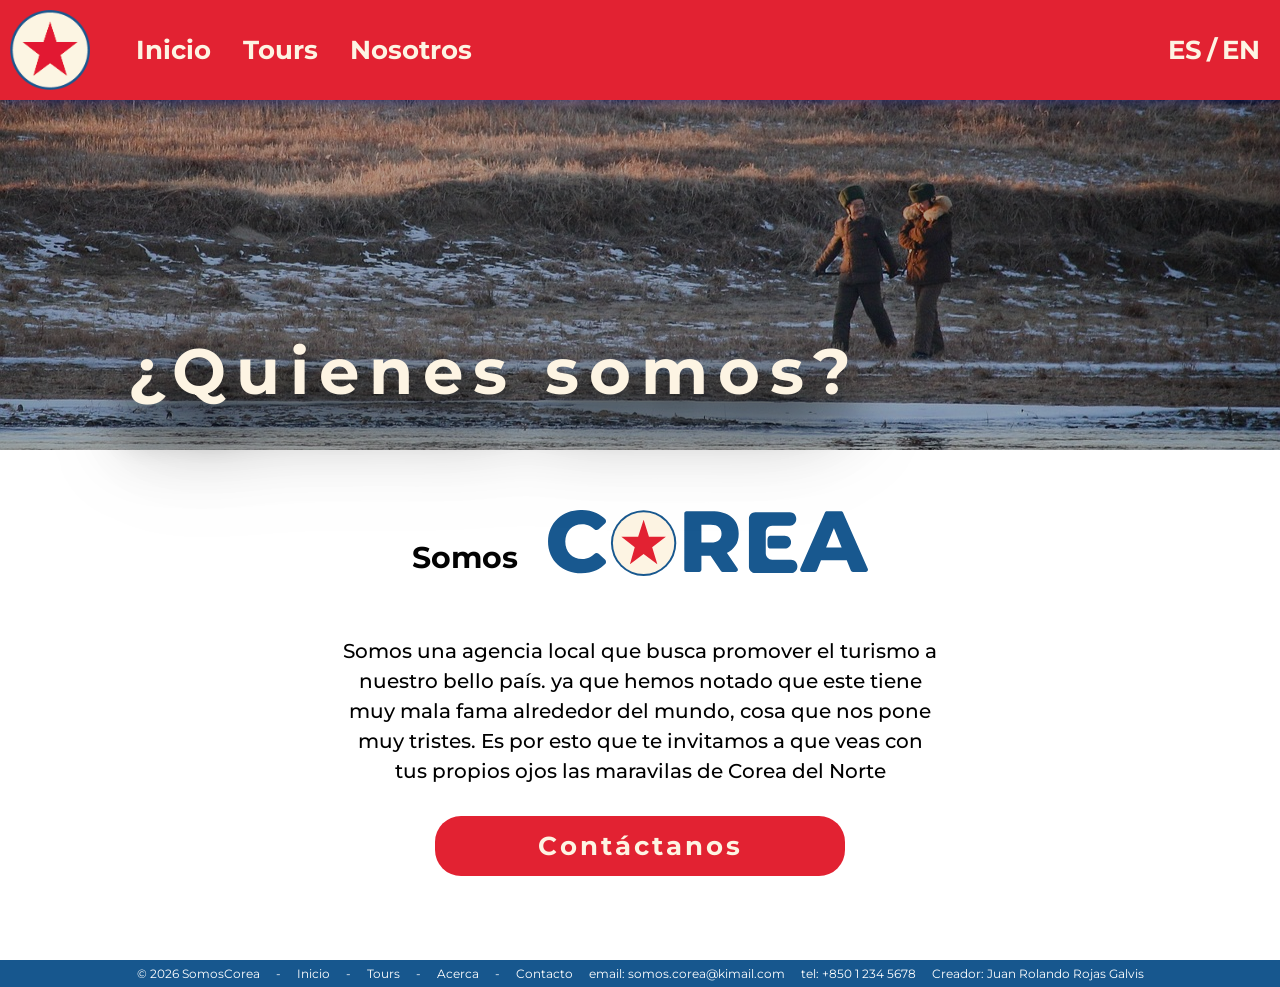
<file: acerca.html>
<!DOCTYPE html>
<html lang="es">
<head>
    <meta charset="UTF-8">
    <meta name="viewport" content="width=device-width, initial-scale=1.0">
    <title>Visita Corea del Norte</title>
    <link rel="stylesheet" href="css/styles.css">
</head>
<body>
    <header>
        <nav class="navbar">
            <div class="navdiv">
                <div class="logo">
                    <a href="index.html">
                        <img src="images/logo.png" alt="logo corea" class="logo-img">
                    </a>
                </div>
                <button class="hamburguesa" id="hamburguesa" aria-label="Abrir menú">
                    <span></span>
                    <span></span>
                    <span></span>
                </button>
                <div class="menu">
                    <ul>
                        <li><a href="index.html">Inicio</a></li>
                        <li><a href="tours.html">Tours</a></li>
                        <li class="nav-dropdown">
                            <a href="#">Nosotros</a>
                            <ul class="dropdown-menu">
                                <li><a href="acerca.html">Acerca</a></li>
                                <li><a href="contactanos.html">Contáctanos</a></li>
                            </ul>
                        </li>        
                    </ul>
                    <div class="idiomas-cel"> 
                        <a href="#">ES</a>
                        <span>/</span>
                        <a href="#">EN</a>
                    </div>
                </div>
                <div class="nav-right">
                    <div class="idiomas">
                        <ul>
                            <li><a href="#">ES</a></li>
                            <li><a href="#">/</a></li>
                            <li><a href="#">EN</a></li>
                        </ul>
                    </div>
                </div>
            </div>
        </nav>
    </header>
    <section class="acerca-hero">
        <h1 class="acerca">¿Quienes somos?</h1>

    </section>
    <main class="acerca-content">
        <section class="somos-corea">
            <h2>Somos</h2>
            <img src="images/corea-logo.svg" alt="corea logo">
        </section>
        <article class="somos-corea-parrafo">
            <p>Somos una agencia local que busca promover el turismo a nuestro bello país. ya que hemos notado que este tiene muy mala fama alrededor del mundo, cosa que nos pone muy tristes. Es por esto que te invitamos a que veas con tus propios ojos las maravilas de Corea del Norte
                
            </p>
        </article>
        <div class="explorar">
            <a href="contactanos.html" class="explorar-boton">Contáctanos</a>
        </div>
    </main>

     <footer class="pie-de-pagina">
        <p><span>© 2026 SomosCorea</span> -  <a href="index.html">Inicio</a> - <a href="tours.html">Tours</a> - <a href="acerca.html">Acerca</a> - <a href="contacto.html">Contacto</a> <span>email: somos.corea@kimail.com</span><span>tel: +850 1 234 5678</span><span>Creador: Juan Rolando Rojas Galvis</span></p>
    
    </footer>
    <div class="overlay" id="overlay"></div>
    <script src="javascript/main.js"></script>

</body>
</html>
</file>
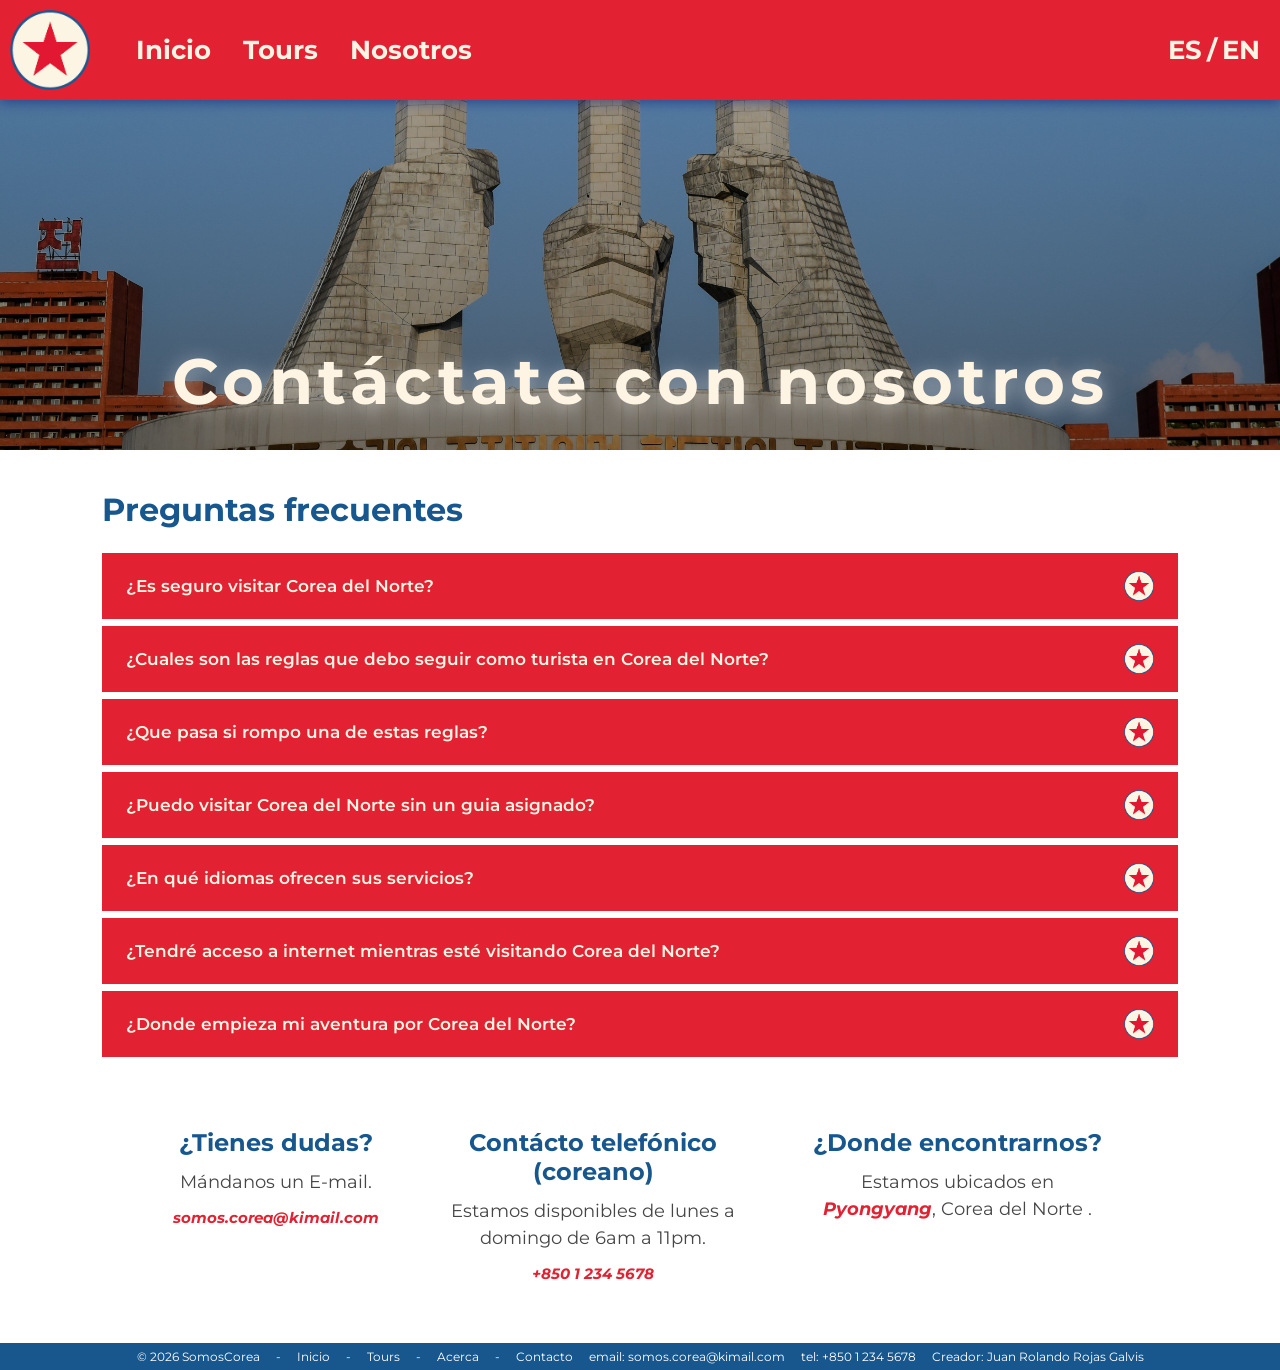
<file: contactanos.html>
<!DOCTYPE html>
<html lang="es">
<head>
    <meta charset="UTF-8">
    <meta name="viewport" content="width=device-width, initial-scale=1.0">
    <title>Visita Corea del Norte</title>
    <link rel="stylesheet" href="css/styles.css">
</head>
<body>
    <header>
        <nav class="navbar">
            <div class="navdiv">
                <div class="logo">
                    <a href="index.html">
                        <img src="images/logo.png" alt="logo corea" class="logo-img">
                    </a>
                </div>
                <button class="hamburguesa" id="hamburguesa" aria-label="Abrir menú">
                    <span></span>
                    <span></span>
                    <span></span>
                </button>
                <div class="menu">
                    <ul>
                        <li><a href="index.html">Inicio</a></li>
                        <li><a href="tours.html">Tours</a></li>
                        <li class="nav-dropdown">
                            <a href="#">Nosotros</a>
                            <ul class="dropdown-menu">
                                <li><a href="acerca.html">Acerca</a></li>
                                <li><a href="contactanos.html">Contáctanos</a></li>
                            </ul>
                        </li>        
                    </ul>
                    <div class="idiomas-cel"> 
                        <a href="#">ES</a>
                        <span>/</span>
                        <a href="#">EN</a>
                    </div>
                </div>
                <div class="nav-right">
                    <div class="idiomas">
                        <ul>
                            <li><a href="#">ES</a></li>
                            <li><a href="#">/</a></li>
                            <li><a href="#">EN</a></li>
                        </ul>
                    </div>
                </div>
            </div>
        </nav>
    </header> 
    <section class="contactanos-hero">
        <h1 class="contactanos">Contáctate con nosotros</h1>
    </section>

    <main class="contactanos-content">
        <section class="acordeon-wrap">
            <h2 class="acordeon-titulo">Preguntas frecuentes</h2>

            <div class="acordeon">
                <button class="acordeon-btn">¿Es seguro visitar Corea del Norte?</button>
                <div class="acordeon-contenido">
                    <p>Sí. Siempre y cuando no se rompan las reglas ni se le falte el respeto a la identidad del país.</p>
                </div>
            </div>

            <div class="acordeon">
                <button class="acordeon-btn">¿Cuales son las reglas que debo seguir como turista en Corea del Norte?</button>
                <div class="acordeon-contenido">
                    <p>No alejarse del guia - Ser respetuoso ante monumentos a la dinastía Kim - Solo tomar fotos cuando sea indicado - NO interactuar con ciudadanos norcoreanos - Los dispositivos electrónicos serán requisados e inspeccionados.</p>
                </div>
            </div>

            <div class="acordeon">
                <button class="acordeon-btn">¿Que pasa si rompo una de estas reglas?</button>
                <div class="acordeon-contenido">
                    <p>Se harán advertencias y llamados de atención, si no se corrije el comportamiento, el individuo pasará por un proceso extenso para ser evacuado de la república Norcoreana, vetando su reingreso indefinidamente.</p>
                </div>
            </div>

            <div class="acordeon">
                <button class="acordeon-btn">¿Puedo visitar Corea del Norte sin un guia asignado?</button>
                <div class="acordeon-contenido">
                    <p>No.</p>
                </div>
            </div>

            <div class="acordeon">
                <button class="acordeon-btn">¿En qué idiomas ofrecen sus servicios?</button>
                <div class="acordeon-contenido">
                    <p>Ofrecemos tours con guías en español, inglés y coreano</p>
                </div>
            </div>

            <div class="acordeon">
                <button class="acordeon-btn">¿Tendré acceso a internet mientras esté visitando Corea del Norte?</button>
                <div class="acordeon-contenido">
                    <p>No. El acceso a internet está restringido, es posible la adquisición de una tarjeta SIM local para llamadas internacionales. Es importante saber que cualquier contacto internacional está siendo monitoreado por la república Norcoreana</p>
                </div>
            </div>

            <div class="acordeon">
                <button class="acordeon-btn">¿Donde empieza mi aventura por Corea del Norte?</button>
                <div class="acordeon-contenido">
                    <p>El tour parte desde Beijing, China. Se toma el trén internacional para entrar por la frontera, Dandong. Para más infomación sobre el tour, contáctese con nosotros. </p>
                </div>
            </div>
        </section>
        <section class="contacto">
            <div class="contacto-info">
                <h2>¿Tienes dudas?</h2>
                <p>Mándanos un E-mail.</p>
                <address>
                    <span class="contacto-email">somos.corea@kimail.com</span>
                </address>
            </div>

            <div class="contacto-info">
                <h2>Contácto telefónico (coreano)</h2>
                <p>Estamos disponibles de lunes a domingo de 6am a 11pm.</p>
                <address>
                    <span class="contacto-tel">+850 1 234 5678</span>
                </address>
            </div>

            <div class="contacto-info">
                <h2>¿Donde encontrarnos?</h2>
                <address>
                    <p>Estamos ubicados en <span class="pyongyang-highlight">Pyongyang</span>, Corea del Norte .</p>
                </address>
            </div>
        </section>
    </main>
    <footer class="pie-de-pagina">
        <p><span>© 2026 SomosCorea</span> -  <a href="index.html">Inicio</a> - <a href="tours.html">Tours</a> - <a href="acerca.html">Acerca</a> - <a href="contactanos.html">Contacto</a> <span>email: somos.corea@kimail.com</span><span>tel: +850 1 234 5678</span><span>Creador: Juan Rolando Rojas Galvis</span></p>
    
    </footer>
    <div class="overlay" id="overlay"></div>
    <script src="javascript/main.js"></script>

</body>
</html>
</file>
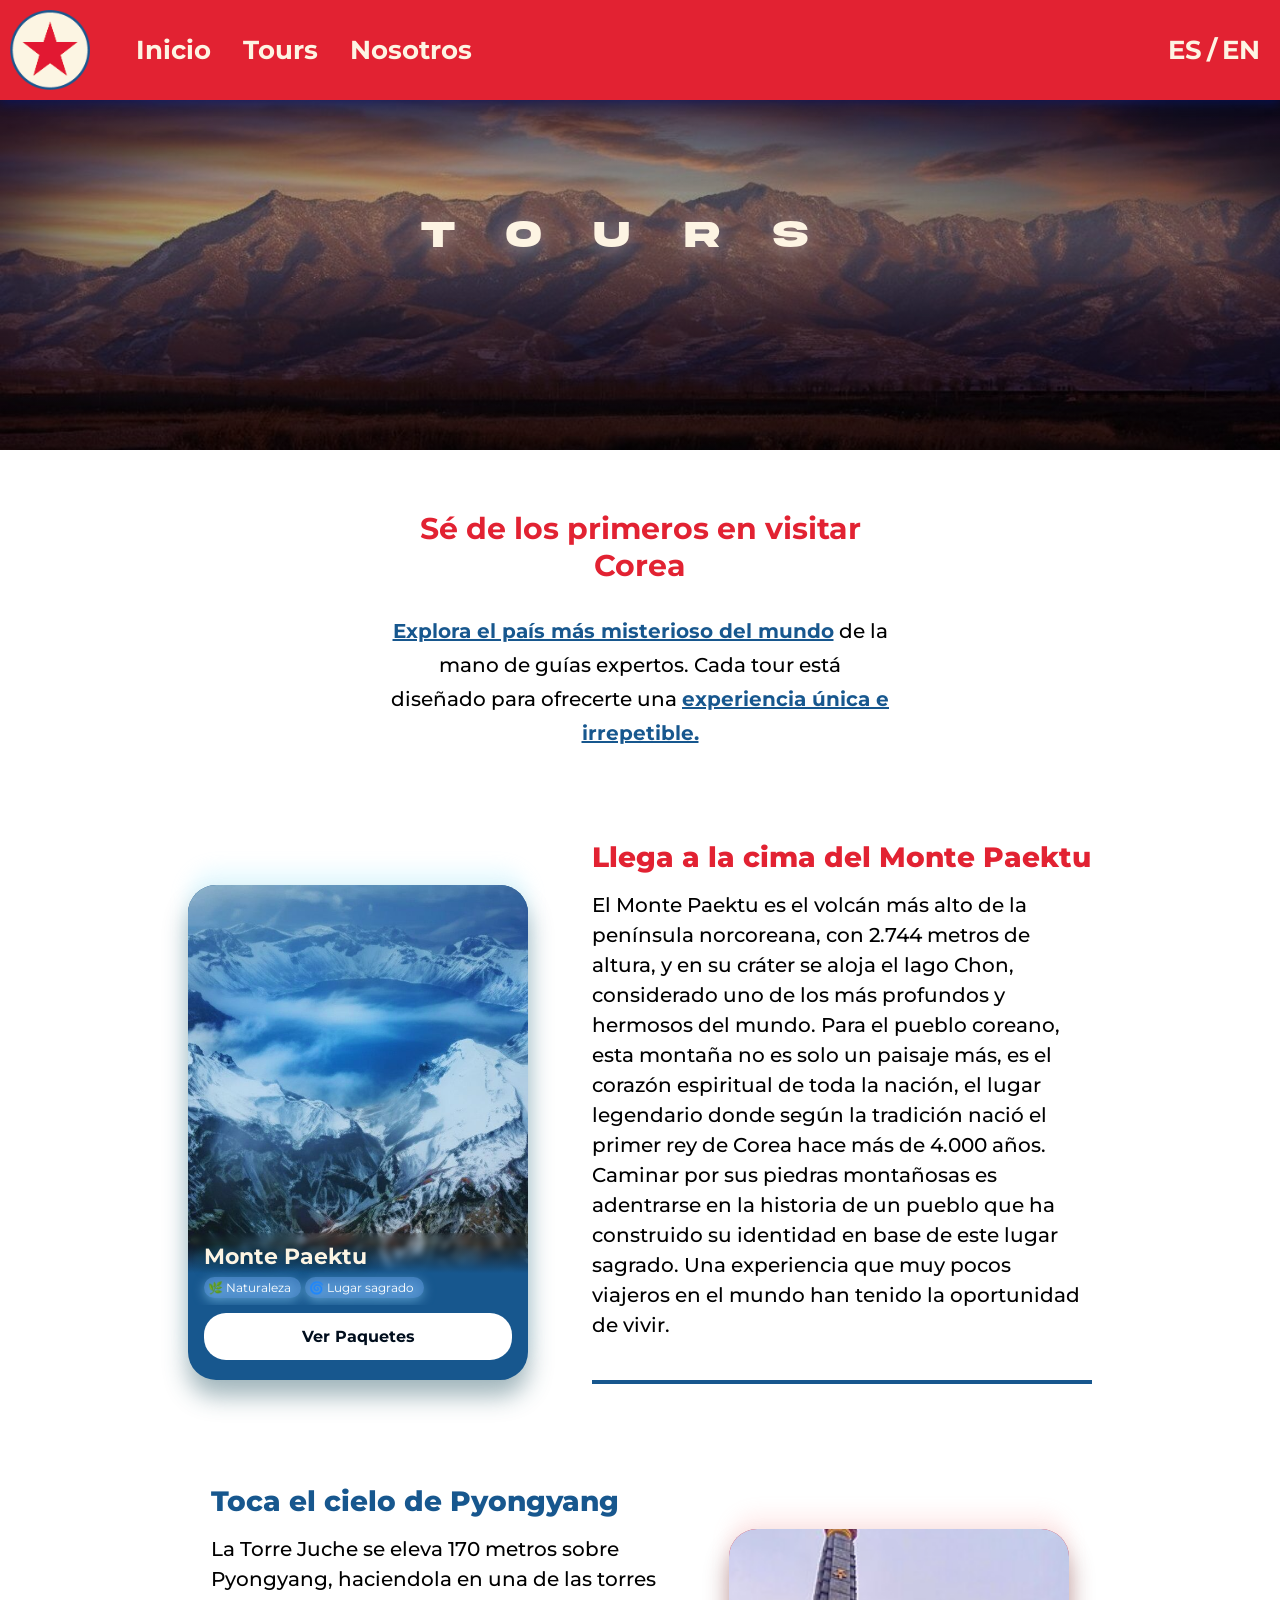
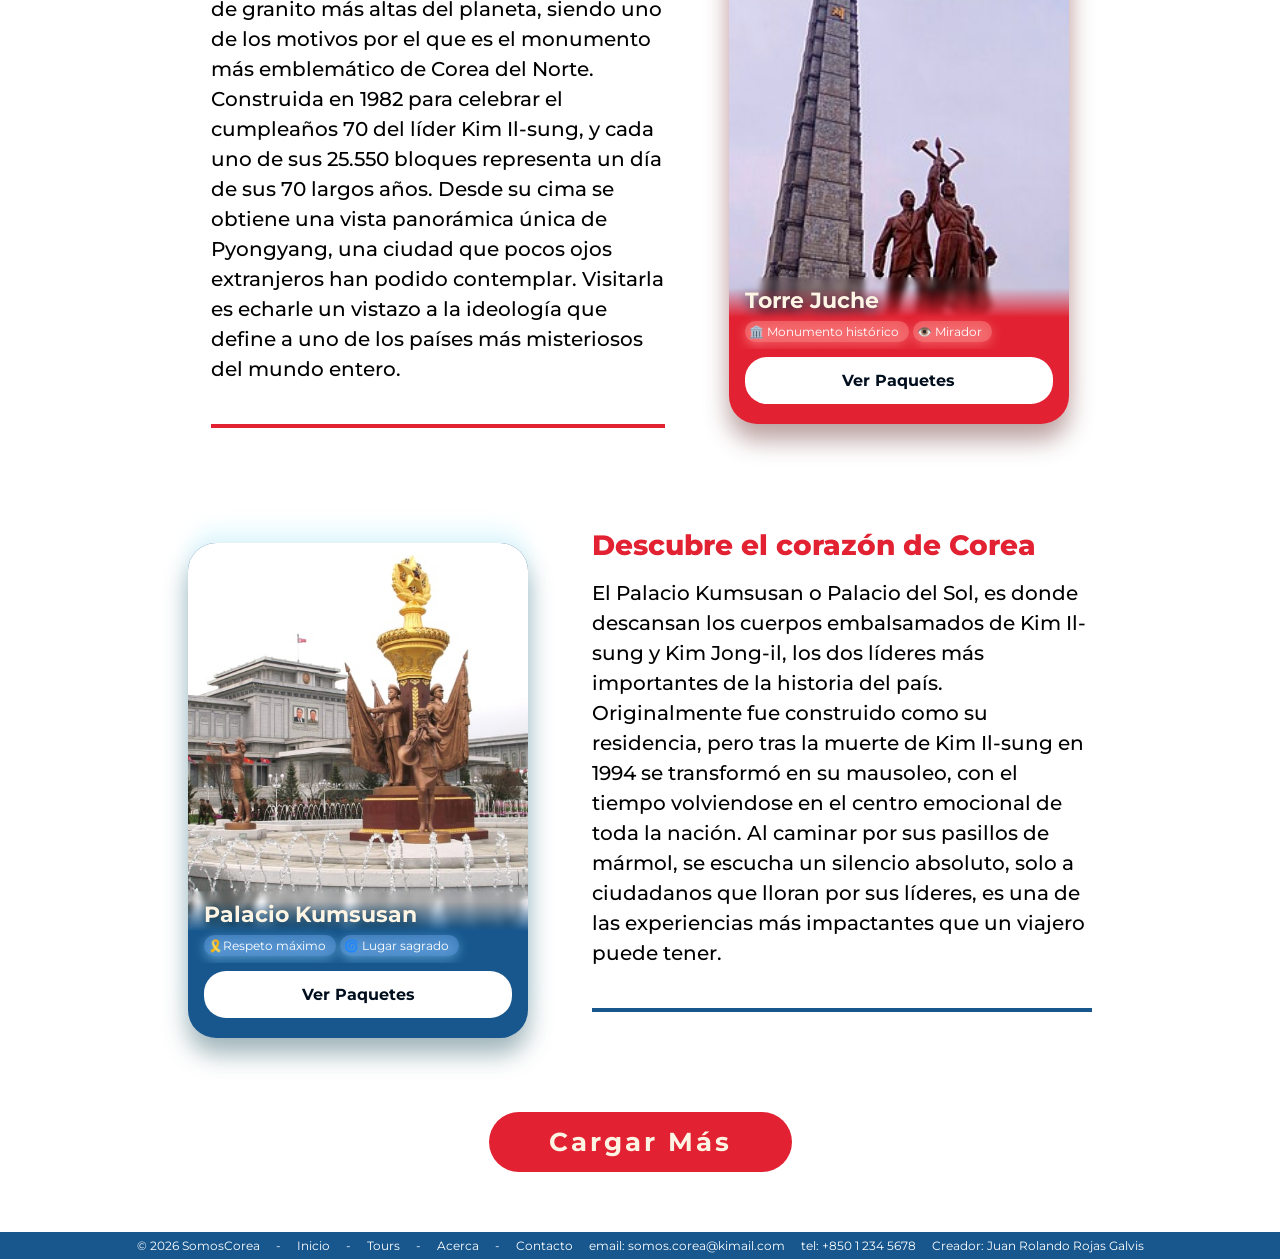
<file: tours.html>
<!DOCTYPE html>
<html lang="es">
<head>
    <meta charset="UTF-8">
    <meta name="viewport" content="width=device-width, initial-scale=1.0">
    <title>Tours</title>
     <link rel="stylesheet" href="css/styles.css">
</head>
<body>
    <header>
        <nav class="navbar">
            <div class="navdiv">
                <div class="logo">
                    <a href="index.html">
                        <img src="images/logo.png" alt="logo corea" class="logo-img">
                    </a>
                </div>
                <button class="hamburguesa" id="hamburguesa" aria-label="Abrir menú">
                    <span></span>
                    <span></span>
                    <span></span>
                </button>
                <div class="menu">
                    <ul>
                        <li><a href="index.html">Inicio</a></li>
                        <li><a href="tours.html">Tours</a></li>
                        <li class="nav-dropdown">
                            <a href="#">Nosotros</a>
                            <ul class="dropdown-menu">
                                <li><a href="acerca.html">Acerca</a></li>
                                <li><a href="contactanos.html">Contáctanos</a></li>
                            </ul>
                        </li>        
                    </ul>
                    <div class="idiomas-cel"> 
                        <a href="#">ES</a>
                        <span>/</span>
                        <a href="#">EN</a>
                    </div>
                </div>
                <div class="nav-right">
                    <div class="idiomas">
                        <ul>
                            <li><a href="#">ES</a></li>
                            <li><a href="#">/</a></li>
                            <li><a href="#">EN</a></li>
                        </ul>
                    </div>
                </div>
            </div>
        </nav>
    </header>
    <section class="tours-hero">
        <h1 class="tours">Tours</h1>

    </section>
    <main class="tours-content">
        <section class="tours-intro">
            <img src="images/banner-corea.png" alt="banner bandera de corea" class="banner banner-izq">
            <div class="tours-intro-text">
                <h2>Sé de los primeros en visitar Corea</h2>
                <p><span class="span-tour-intro-p">Explora el país más misterioso del mundo</span> de la mano de guías expertos. Cada tour está diseñado para ofrecerte una <span class="span-tour-intro-p"> experiencia única e irrepetible.</span></p>
            </div>
            <img src="images/banner-corea.png" alt="banner bandera de corea" class="banner banner-der">
        
            <article class="tours-carta-layout">
                <div class="tours-cartitas">
                    <div class="tours-carta-imagen">
                        <img src="images/paektu-tour.jpg" alt="imagen paisaje del Monte paektu">
                        <div class="tours-carta-info">
                            <h4>Monte Paektu</h4>
                            <div class="tours-carta-tag">
                                <span class="tag">🌿 Naturaleza</span>
                                <span class="tag">🌀 Lugar sagrado</span>
                            </div>
                        </div>
                    </div>
                    <div class="tours-carta-boton">
                        <a href="#" class=" ver-paquetes-btn">Ver Paquetes</a>
                    </div>
                </div>
                <div class="tours-carta-desc">
                    <h3>Llega a la cima del Monte Paektu </h3>
                    <p>El Monte Paektu es el volcán más alto de la península norcoreana, con 2.744 metros de altura, y en su cráter se aloja el lago Chon, considerado uno de los más profundos y hermosos del mundo. Para el pueblo coreano, esta montaña no es solo un paisaje más, es el corazón espiritual de toda la nación, el lugar legendario donde según la tradición nació el primer rey de Corea hace más de 4.000 años. Caminar por sus piedras montañosas es adentrarse en la historia de un pueblo que ha construido su identidad en base de este lugar sagrado. Una experiencia que muy pocos viajeros en el mundo han tenido la oportunidad de vivir.</p>

                </div>
            </article>
            <article class="tours-carta-layout-invertido">
                <div class="tours-cartitas-2">
                    <div class="tours-carta-imagen">
                        <img src="images/juche-tower.jpg" alt="imagen de la Torre juche">
                        <div class="tours-carta-info-2">
                            <h4>Torre Juche</h4>
                            <div class="tours-carta-tag">
                                <span class="tag-2">🏛️ Monumento histórico</span>
                                <span class="tag-2">👁️ Mirador</span>
                            </div>
                        </div>
                    </div>
                    <div class="tours-carta-boton tours-carta-boton-2">
                        <a href="#" class=" ver-paquetes-btn">Ver Paquetes</a>
                    </div>
                </div>
                <div class="tours-carta-desc-2">
                    <h3>Toca el cielo de Pyongyang </h3>
                    <p>La Torre Juche se eleva 170 metros sobre Pyongyang, haciendola en una de las torres de granito más altas del planeta, siendo uno de los motivos por el que es el monumento más emblemático de Corea del Norte. Construida en 1982 para celebrar el cumpleaños 70 del líder Kim Il-sung, y cada uno de sus 25.550 bloques representa un día de sus 70 largos años. Desde su cima se obtiene una vista panorámica única de Pyongyang, una ciudad que pocos ojos extranjeros han podido contemplar. Visitarla es echarle un vistazo a la ideología que define a uno de los países más misteriosos del mundo entero.</p>

                </div>
            </article>
            <article class="tours-carta-layout">
                <div class="tours-cartitas">
                    <div class="tours-carta-imagen">
                        <img src="images/kumsusan-tour.jpg" alt="imagen del Palacio del sol kumsusan">
                        <div class="tours-carta-info">
                            <h4>Palacio Kumsusan</h4>
                            <div class="tours-carta-tag">
                                <span class="tag">🎗️Respeto máximo</span>
                                <span class="tag">🌀 Lugar sagrado</span>
                            </div>
                        </div>
                    </div>
                    <div class="tours-carta-boton">
                        <a href="#" class=" ver-paquetes-btn">Ver Paquetes</a>
                    </div>
                </div>
                <div class="tours-carta-desc">
                    <h3>Descubre el corazón de Corea</h3>
                    <p>El Palacio Kumsusan o Palacio del Sol, es donde descansan los cuerpos embalsamados de Kim Il-sung y Kim Jong-il, los dos líderes más importantes de la historia del país. Originalmente fue construido como su residencia, pero tras la muerte de Kim Il-sung en 1994 se transformó en su mausoleo, con el tiempo volviendose en el centro emocional de toda la nación. Al caminar por sus pasillos de mármol, se escucha un silencio absoluto, solo a ciudadanos que lloran por sus líderes, es una de las experiencias más impactantes que un viajero puede tener. </p>

                </div>
            </article>
            <div class="cargar-mas">
                <a href="#" class="cargar-mas-boton">Cargar Más</a>
            </div>
        </section>
    </main>

    <!-- Dropdown -->
    <div class="paquetes-dropdown" id="paquetesDropdown">
        <button class="paquetes-dropdown-item" id="btnEstandar">Paquete Estándar</button>
        <button class="paquetes-dropdown-item paquetes-dropdown-item-pro" id="btnPro">Paquete PRO </button>
    </div>

    <!-- Modal Estándar -->
    <div class="paquete-modal" id="modalEstandar">
        <button class="paquete-modal-close" id="cerrarEstandar">&#x2715;</button>
        <div class="paquete-modal-contenido">
            <img src="images/paquete1.jpg" alt="Paquete Estándar" class="paquete-modal-img">
            <div class="paquete-modal-info">
                <h2>Paquete Estandar</h2>
                <ul>
                    <li>✅ Tour guiado de 5 días</li>
                    <li>✅ Alojamiento y Alimentación Personal incluidos</li>
                    <li>✅ Visita a Pyongyang</li>
                    <li>✅ Obsequios y Souvenirs</li>
                    <li>❌ Fotografía LIMITADA</li>
                    <li>❌ Zonas EXCLUSIVAS</li>
                </ul>
            </div>
        </div>
    </div>

    <!-- Modal PRO -->
    <div class="paquete-modal" id="modalPro">
        <button class="paquete-modal-close" id="cerrarPro">&#x2715;</button>
        <div class="paquete-modal-contenido">
            <img src="images/paquete2.jpg" alt="Paquete PRO" class="paquete-modal-img">
            <div class="paquete-modal-info">
                <h2>Paquete PRO</h2>
                <ul>
                    <li>✅ Tour guiado de 10 días</li>
                    <li>✅ Alojamiento y alimentación de lujo</li>
                    <li>✅ Pyongyang + zonas especiales</li>
                    <li>✅ Acceso a la red movil para extranjeros</li>
                    <li>✅ Set de obsequios PREMIUM</li>
                    <li>✅ Fotografía autorizada</li>
                </ul>
            </div>
        </div>
    </div>

    <!-- Modal Comparar -->
    <div class="paquete-modal" id="modalComparar">
    <button class="paquete-modal-close" id="cerrarComparar">&#x2715;</button>
    <div class="paquete-modal-comparar-contenido">
        <div class="paquete-comparar-item">
            <img src="images/paquete1.jpg" alt="Paquete Estándar" class="paquete-modal-comparar-img">
            <a class="explorar-boton paquete-ver-btn" id="verEstandar">Ver beneficios</a>
        </div>
        <div class="paquete-comparar-item">
            <img src="images/paquete2.jpg" alt="Paquete PRO" class="paquete-modal-comparar-img">
            <a class="explorar-boton paquete-ver-btn" id="verPro">Ver beneficios</a>
        </div>
    </div>
</div>

     <footer class="pie-de-pagina">
        <p><span>© 2026 SomosCorea</span> -  <a href="index.html">Inicio</a> - <a href="tours.html">Tours</a> - <a href="acerca.html">Acerca</a> - <a href="contactanos.html">Contacto</a> <span>email: somos.corea@kimail.com</span><span>tel: +850 1 234 5678</span><span>Creador: Juan Rolando Rojas Galvis</span></p>

    </footer>
    <div class="overlay" id="overlay"></div>
    <script src="javascript/main.js"></script>



    
</body>
</html>
</file>
<file: css/styles.css>
@font-face {
    font-family: 'Montserrat';
    src: url('../fonts/Montserrat-VariableFont_wght.ttf') format('truetype');
    font-weight: 100 900;
    font-style: normal;
}

@font-face {
    font-family: 'Montserrat';
    src: url('../fonts/Montserrat-Italic-VariableFont_wght.ttf') format('truetype');
    font-weight: 100 900;
    font-style: italic;
}

@font-face {
    font-family: 'Story script';
    src: url('../fonts/StoryScript-Regular.ttf') format('truetype');
    font-weight: normal;
    font-style: normal;
}

@font-face {
    font-family: 'Akira';
    src: url('../fonts/Akira\ Expanded\ Demo.otf') format('truetype');
    font-weight: normal;
    font-style: normal;
}

:root {
    --rojo: #E22232;
    --azul: #17578E;
    --crema: #FDF4E3;
    --Mont: 'Montserrat', sans-serif;
}

img {
    max-width: 100%;
    height: auto;
    display: block;
}


*{
    margin: 0;
    padding: 0;
    box-sizing: border-box;
    text-decoration: none;
}

@keyframes rebote {
    0%, 100% { transform: translateY(0); }
    50%       { transform: translateY(10px); }

}

@keyframes flicker {
    0%, 19%, 21%, 23%, 25%, 54%, 56%, 100% { opacity: 1; }
    20%, 24%, 55%                           { opacity: 0.2; }
}

html {
    scroll-behavior: smooth;
}

/* barra de navegación */

.navbar {
    background: linear-gradient(to right,var(--rojo) 42%, rgba(226, 34, 50, 0.3)52%,  rgba(226, 34, 34, 0.0)64% ) ;
    filter: drop-shadow(0px 3px 6px rgba(4, 27, 128, 0.5));
    font-family: var(--Mont);
    height: 100px;
    position: fixed;
    top: 0;
    left: 0;
    width: 100%;
    z-index: 300;
    transition: transform 0.28s ease;
}

.navbar-oculta {
    transform: translatey(-100%);
}

.navdiv{
    display: flex; 
    align-items: stretch; 
    justify-content: center;
    width: 100%;
    height: 100%;
    
}

.logo {
    display: flex;
    align-items: center;
}

.logo img { 
    width: 80px;
    margin: 10px;
}

.menu{
    flex: 1;
    display: flex;
    justify-content: flex-start;
}



.menu ul{
    display: flex;
    margin-left:5px ;
    margin-right:5px;
    padding: 0px 15px;
    height: 100%;
    align-items: stretch;
}

.menu li{
    display: flex;
    align-items: center;
    list-style: none;
    height: 100%;
}

.menu a{
    
    padding: 0 16px; 
    display: flex;          
    align-items: center;
    height: 100%;
}

.idiomas ul{
    display: flex;
    list-style: none;
    margin-right: 5px;
    gap: 5px;
    padding: 15px 15px;
}

.idiomas a{
    filter: drop-shadow(0px 3px 1px rgba(4, 27, 128, 0.6));
}


.menu a, .idiomas a{
    color: var(--crema);
    font-size: 26px;
    font-weight: 700;
    transition: background-color 0.3s ease, color 0.3s ease;
}

.menu a:hover {
    background-color: #c91e2b;   
}

.nav-right {
    display: flex;
    align-items: center;
    justify-content: flex-end;
    flex:1
}   

.busqueda {
    display: flex;
    align-items: center;
    background-color: #fff;
    border-radius: 22px;
    padding: 5px;
    width: 100%;
    min-width: 0; 
    max-width: 480px;
    margin: 0 15px;
    filter: drop-shadow(0px 3px 56px rgba(4, 27, 128, 0.8));
}

.search-input {
    flex: 1;
    border: none;
    outline: none;
    padding: 4px 4px;
    font-size: 16px;
    font-family: inherit;
    width: 100%;
    min-width: 0;
}

.search-button {
    background-color: var(--rojo);
    color: #fff;
    border: none;
    padding: 2px 4px;
    cursor: pointer;
    border-radius: 22px;
    font-size: 16px;
    transition: background-color 0.2s;
    flex-shrink: 0;
    
}

.search-button img{
    height: 30px;
    width: auto;
}

.search-button:hover {
    background-color: #c91e2b;
}

/*  Dropdown Nosotros  */

.nav-dropdown {
    position: relative;
}

.dropdown-menu {
    display: none !important;
    position: absolute;
    top: 100%;
    left: 0;
    right: 0;
    height: auto !important;
    background: var(--rojo);
    z-index: 999;
    padding: 0 !important;
    margin: 0 !important;
}

.nav-dropdown:hover > .dropdown-menu {
    display: block !important;
    animation: dropFadeIn 0.2s ease;
}

@keyframes dropFadeIn {
    from { opacity: 0; transform: translateY(-4px); }
    to   { opacity: 1; transform: translateY(0); }
}

.dropdown-menu > li {
    display: block !important;
    height: auto !important;
    list-style: none !important;
    width: 100%;
}

.dropdown-menu > li:hover {
    background: #c91e2b;
}

.dropdown-menu > li + li {
    border-top: 1px solid rgba(255, 255, 255, 0.15);
}

.dropdown-menu > li > a {
    display: block !important;
    height: auto !important;
    width: 100% !important;
    box-sizing: border-box !important;
    padding: 14px 0 !important;
    font-size: 15px !important;
    color: var(--crema) !important;
    text-align: center !important;
    background: transparent !important;
}

.dropdown-menu > li > a:hover {
    background: transparent !important;
    background-color: transparent !important;
}

/* Navbar hamburguesa 🍔🍔🍔🍔🍔🍔🍔🍔🍔🍔🍔🍔🍔🍔🍔🍔🍔🍔🍔🍔🍔🍔🍔🍔🍔🍔🍔🍔🍔🍔🍔🍔🍔🍔🍔🍔*/

.hamburguesa {
    display: none;
    flex-direction: column;
    justify-content: center;
    background: none;
    border: none;
    cursor: pointer;
    padding: 20px;
    gap: 10px;
    margin-left: auto;
    z-index: 200;
}

.hamburguesa span {
    display: block;
    width: 56px;
    height: 6px;
    background-color: var(--crema);
    border-radius: 3px;
}


.hamburguesa.activo span:nth-child(1) {
    transform: translateY(16px) rotate(45deg);
}
.hamburguesa.activo span:nth-child(2) {
    opacity: 0;
}
.hamburguesa.activo span:nth-child(3) {
    transform: translateY(-16px) rotate(-45deg);
}

.idiomas-cel{
    display: none;
}

.overlay {
    opacity: 0;
    visibility: hidden;
    transition: opacity 0.3s ease, visibility 0.3s ease;
    position: fixed;
    inset: 0;
    background-color: rgba(0, 0, 0, 0.5);
    z-index: 200;
    
}

.overlay.activo {
    opacity: 1;
    visibility: visible;
}

/* index 🟣🟣🟣🟣🟣🟣🟣🟣🟣🟣🟣🟣🟣🟣🟣🟣🟣🟣🟣🟣🟣🟣🟣🟣🟣🟣🟣🟣🟣🟣🟣🟣🟣🟣🟣🟣🟣🟣🟣🟣🟣*/

.hero {
    min-height: 100vh;
    background-image: 
        linear-gradient(to bottom, transparent 65%, #010e1d 95%),
        url('../images/fondo.jpg');
    background-size: cover;
    background-position: 100% 30%;
    background-repeat: no-repeat;
    display: flex;
    align-items: center;
    justify-content: flex-end;
    padding-right: 8%;
    padding-bottom: 0;
}

.hero-texto {
    display: flex;
    flex-direction: column;
    align-items: flex-start;
}

.hero-fila {
    display: flex;
    align-items: baseline;
    gap: 32px;
}

.contenido {
    min-height: 44vh;
    background-color: #010e1d;
}

.visita {
    font-size: clamp(48px, 6vw, 70px);
    font-family: 'story script';
    font-weight: 100;
    color: var(--crema);
    filter: drop-shadow(0px 3px 10px rgba(255, 255, 255, 0.5));
    position: relative;
    top: -8px;
}



.corea{
    font-size: clamp(56px, 7vw, 100px);
    font-family: 'Akira';
    color: var(--crema);
    filter: drop-shadow(0px 3px 4px rgba(3, 91, 255, 0.9))
            drop-shadow(0px 3px 60px rgba(83, 152, 255, 0.5));
}

.del-norte{
    font-size: clamp(56px, 7vw, 100px);
    font-family: 'Akira';
    font-weight: 100;
    color: var(--crema);
    filter: drop-shadow(0px 3px 4px rgba(3, 91, 255, 0.9))
            drop-shadow(0px 3px 60px rgba(122, 175, 253, 0.5));
}

.tierra{
    font-size: clamp(34px, 4.5vw, 55px);
    font-family: 'story script';
    font-weight: 100;
    color: var(--crema);
    filter: drop-shadow(0px 3px 4px rgba(8, 68, 179, 0.9));
}    

.flecha-abajo {
    display: flex;
    flex-direction: column;
    align-items: center;
    gap: 8px;
    width: 100px;
    margin-top: 20px;
    align-self: center;
    animation: rebote 1.5s infinite;
    filter: drop-shadow(0px 3px 4px rgba(235, 21, 21, 0.685));
    
}

.flecha-abajo svg {
    width: 100%;
    height: auto;
    
}

.flecha-texto {
    font-family: var(--Mont);
    font-size: 20px;
    color: var(--crema);
    text-align: center;
    animation: flicker 3s infinite;
    
}

.flecha-abajo:hover{
    filter: drop-shadow(0px 3px 10px rgba(255, 255, 255, 0.5))
    drop-shadow(0px 3px 3px rgba(235, 21, 21, 0.5));
    
}



.cartitas {
    display: flex;
    justify-content: center;
    gap: 36px;
    padding: 20px 40px;
    flex-wrap: wrap;
    margin-top: -60px;
    position: relative;
    z-index: 10;
    
}

.carta {
    background-color: #0d1f35;
    border-radius: 12px;
    overflow: hidden;
    width: min(410px,100%);
    height: 280px;
    box-shadow: 0 4px 15px rgba(0, 0, 0, 0.4);
    transition: transform 0.3s ease;
    position: relative;
    filter: drop-shadow(0px 3px 6px rgba(34, 93, 255, 0.5))
            drop-shadow(0px 3px 80px rgba(34, 93, 255, 0.2));
}

.carta:hover{
    transform: translateY(-8px);
}

.carta img {
    width: 100%;
    height: 100%;
    object-fit: cover;
    display: block;
}

.carta-texto{
    position: absolute;
    bottom: 0;
    left: 0;
    width: 100%;
    padding: 30px 12px 12px;
    background: linear-gradient(to top, var(--azul) 10%, transparent 80%);
    backdrop-filter: blur(1px);
    font-family: var(--Mont);
    

}

.carta-texto h2 {
    color: var(--crema);
    font-size: 20px;
    filter: drop-shadow(0px 0px 4px rgb(3, 2, 82))
            drop-shadow(0px 0px 8px rgba(3, 2, 82, 0.493)) ;
    
}

.carta-texto p {
    color: #ffffff;
    font-size: 16px;
    line-height: 1.5;
    filter: drop-shadow(0px 0px 2px rgb(0, 0, 0))
            drop-shadow(0px 0px 4px rgba(0, 0, 0, 0.575))  ;
    font-weight: 400;
}


/* Lightbox cartas */

.carta-modal {
    display: none;
    position: fixed;
    inset: 0;
    background: rgba(1,14,29,0.93);
    z-index: 1000;
    align-items: center;
    justify-content: center;
    padding: 20px;
}

.carta-modal.abierto {
    display: flex;
    animation: crModalIn 0.28s cubic-bezier(.4,0,.2,1);
}

.carta-modal-contenido {
    display: flex;
    align-items: center;
    gap: 40px;
    max-width: 1100px;
    width: 100%;
}

.carta-modal-img {
    width: 60%;
    max-height: 80vh;
    object-fit: cover;
    border-radius: 12px;
    box-shadow: 0 8px 60px rgba(23,87,142,0.7);
    flex-shrink: 0;
}

.carta-modal-texto {
    flex: 1;
    display: flex;
    flex-direction: column;
    gap: 16px;
}

.carta-modal-titulo {
    font-family: 'Akira', sans-serif;
    font-size: clamp(20px, 3vw, 36px);
    color: var(--crema);
    filter: drop-shadow(0px 3px 4px rgba(3,91,255,0.9));
}

.carta-modal-parrafo {
    font-family: var(--Mont);
    font-size: clamp(14px, 1.5vw, 18px);
    color: var(--crema);
    opacity: 0.85;
    line-height: 1.7;
}

.carta-modal-texto .explorar-boton {
    width: auto;
    padding: 14px 32px;
    align-self: flex-start;
}

.explorar {

    display: flex;
    justify-content: center;
}

.explorar-boton {
    color: var(--crema);
    font-family: var(--Mont);
    font-size: 26px;
    font-weight: 700;
    background-color: var(--rojo);
    padding: 14px clamp(20px, 8vw, 120px);
    border-radius: 26px;
    letter-spacing: 3px;
    transition: background-color 0.3s ease, transform 0.2s ease;
    margin: 20px 0px 30px;
}

.explorar-boton:hover {
    background-color: #ff3d4d;
    transform: translateY(-3px);
    filter: drop-shadow(0px 3px 10px rgba(255, 122, 122, 0.61));
}

/* Saludo personalizado según hora */

.saludo-hora-wrap {
    width: 100%;
}

.saludo-hora {
    font-family: var(--Mont);
    font-size: clamp(14px, 1.5vw, 18px);
    font-weight: 400;
    color: var(--crema);
    opacity: 0.85;
    letter-spacing: 2px;
    filter: drop-shadow(0px 0px 6px rgb(255, 255, 255)) drop-shadow(0px 0px 20px rgb(75, 153, 255));
    animation: pulso 4.5s ease-in-out infinite;
    padding: 5px 0 10px 0;
}
@keyframes pulso {
    0%, 100% { opacity: 0.65; }
    50%       { opacity: 1; }
}

/*mensaje de tocar imágenes*/

.ampliar-text{
    display: flex;
    justify-content: center;
    align-items: center;
    text-align: center;
    font-family: var(--Mont);
    font-size: 12px;
    color: var(--crema);
    opacity: 0.4;
    letter-spacing: 1.5px;
    text-transform: uppercase;
    margin: 8px 0 20px;
    animation: pulso 4.5s ease-in-out infinite;

}

/* Galería de imágenes y texto */

.galeria {
    background: linear-gradient(to bottom, transparent 0%, #010e1d 18%);
    display: flex;
    align-items: flex-start;
    gap: 10px;
    padding: 60px 4% 100px 4%;
    overflow: hidden;
    margin-top: -240px;
    position: relative;
    z-index: 10;
    flex-wrap: wrap;

}

.galeria-carrusel {
    flex-shrink: 0;
    display: flex;
    justify-content: center;
}

.galeria-texto {
    flex: 1;
    min-width: 0;
    display: flex;
    flex-direction: column;
    gap: 30px;
    padding: 20px;
}

.galeria-titulo {
    font-family: var(--Mont);
    font-size: clamp(32px, 3vw, 42px);
    font-weight: 800;
    color: var(--crema);
    filter: drop-shadow(0px 3px 4px rgba(255, 255, 255, 0.267))
            drop-shadow(0px 0px 20px rgba(34, 122, 255, 0.548));
    border-bottom: 3px solid var(--crema);
    padding-bottom: 8px;
    max-width: 650px;
    
    
}

.galeria-parrafo {
    max-width: 650px;
    font-family: var(--Mont);
    font-size: clamp(16px, 1.4vw, 18px);
    color: #ffffff;
    line-height: 1.8;
    font-weight: 500;
    opacity: 0.85;
    
}

.galeria-parrafo-span {
    font-weight: 700 ;
    filter: drop-shadow(0px 3px 4px rgba(255, 255, 255, 0.096));
}

.galeria-parrafo-span2 {
    font-weight: 700 ;
    color: #ff3d4d;
    filter: drop-shadow(0px 3px 10px rgba(255, 122, 122, 0.726)) drop-shadow(0px 0px 1px rgba(255, 180, 180, 0.534));
    
}

/*  Carrusel de imágenes */

.cr-wrap {
    position: relative;
    display: inline-flex;
    align-items: center;
    justify-content: center;
}

.cr-ventana {
    width: 900px;
    height: 394px;
    overflow: hidden;
    position: relative;
    box-shadow: 0 0 60px rgba(35, 118, 243, 0.384);
}

.cr-ventana::before,
.cr-ventana::after {
    content: '';
    position: absolute;
    top: 0; bottom: 0;
    width: 90px;
    z-index: 10;
    pointer-events: none;
}

.cr-ventana::before {
    left: 0;
    background: linear-gradient(to right, rgba(4, 39, 78, 0.5) 0%, transparent 100%);
}

.cr-ventana::after {
    right: 0;
    background: linear-gradient(to left, rgba(4, 39, 78, 0.5) 0%, transparent 100%);
}

.cr-track {
    display: flex;
    height: 100%;
    align-items: center;
    will-change: transform;
}

.cr-slide {
    width: 700px;
    min-width: 700px;
    height: 394px;
    cursor: pointer;
    overflow: hidden;
    flex-shrink: 0;
    transition: transform 0.3s ease, opacity 0.65s ease, filter 0.65s ease;
    opacity: 0.4;
    margin: 0 10px;
    filter: blur(1px);
    
}

.cr-slide.activa {
    opacity: 1;
    filter: blur(0px)
            drop-shadow(0px 0px 80px rgb(61, 138, 255));
}

.cr-slide.moviendo     { filter: blur(2.5px); }
.cr-slide.activa.moviendo { filter: blur(2px); }
.cr-slide:hover        { transform: translateY(-5px); }

.cr-slide img {
    width: 100%;
    height: 100%;
    object-fit: cover;
    display: block;
    pointer-events: none;
}

.cr-btn {
    position: absolute;
    top: 50%;
    transform: translateY(-50%);
    width: 30px;
    height: 30px;
    font-size: 14px;
    border-radius: 50%;
    background: rgba(173, 173, 173, 0);
    border: 1px solid rgba(253,244,227,0.2);
    color: var(--crema);
    cursor: pointer;
    display: flex;
    align-items: center;
    justify-content: center;
    transition: background 0.2s;
    z-index: 30;
    flex-shrink: 0;
    filter: blur(0.4px);
    
}

.cr-btn:hover { 
    background: var(--rojo); 
    transform: translateY(-50%) scale(1.08); 
    filter: drop-shadow(0px 0px 4px rgba(255, 154, 154, 0.815))
            drop-shadow(0px 0px 16px rgba(255, 101, 101, 0.5)); 
}

.cr-btn:active { 
    transform: translateY(-50%) scale(0.95); 
}

#carruselPrev { left: 8px; }
#carruselNext { right: 8px; }

/* Modal/lightbox */

.carrusel-modal {
    display: none;
    position: fixed;
    inset: 0;
    background: rgba(1,14,29,0.93);
    z-index: 1000;
    align-items: center;
    justify-content: center;
}

.carrusel-modal.abierto { display: flex; }

.carrusel-modal-img {
    max-width: 88vw;
    max-height: 82vh;
    animation: crModalIn 0.28s cubic-bezier(.4,0,.2,1);
    filter: blur(0px)
            drop-shadow(0px 0px 30px rgba(210, 226, 255, 0.336))
            drop-shadow(0px 0px 50px rgba(24, 105, 255, 0.527));
}

@keyframes crModalIn {
    from { opacity: 0; transform: scale(0.88); }
    to   { opacity: 1; transform: scale(1); }
}

.carrusel-modal-close {
    position: absolute;
    top: 24px; right: 28px;
    background: rgba(226,34,50,0.9);
    border: none;
    color: var(--crema);
    width: 42px; height: 42px;
    border-radius: 50%;
    font-size: 22px;
    cursor: pointer;
    display: flex;
    align-items: center;
    justify-content: center;
    transition: background 0.2s;
}

.carrusel-modal-close:hover { background: #c91e2b; }



/* tours🔴🔴🔴🔴🔴🔴🔴🔴🔴🔴🔴🔴🔴🔴🔴🔴🔴🔴🔴🔴🔴🔴🔴🔴🔴🔴🔴🔴🔴🔴🔴🔴🔴🔴🔴🔴🔴🔴🔴🔴🔴 */


.tours-hero{
    min-height: 50vh;
    background-image: 
        linear-gradient(rgba(0,0,0,0.3), rgba(0,0,0,0.3)),
        url('../images/tours-fondo.jpg');
    background-size: cover;
    background-position: 50% 40%;
    background-repeat: no-repeat;
    display: flex;
    align-items: center;
    justify-content: center;
    padding-top: 20px;
}

.tours {
    font-family: 'Akira';
    color: var(--crema);
    font-size: clamp(24px, 3vw, 60px);
    text-align: center;
    letter-spacing: clamp(10px, 4vw, 70px);
    filter: drop-shadow(0px 3px 10px rgba(255, 255, 255, 0.4));
}


.banner {
    width: 220px;
    position: absolute;
    top: 50px;
    filter: drop-shadow(0px 8px 20px rgba(48, 48, 48, 0.25));
    display: block;

}

.banner-izq {
    left: 5%;
}

.banner-der {
    right: 5%;
}


.tours-intro {
    position:relative;
    display: flex;
    flex-direction: column;
    align-items: center;
    text-align: center;
    padding: 60px 20px;
}

.tours-intro-text {
    margin-bottom: 90px;
     font-family: var(--Mont);
}

.tours-intro-text h2{
    color:var(--rojo) ;
    font-size: 30px;
    font-weight: 700;
    max-width: 500px; 
    margin-bottom: 30px;
}

.tours-intro-text p {
    color: #000000;
    font-size: 20px;
    font-weight: 500;
    line-height: 1.7;
    max-width: 500px;
}

.span-tour-intro-p {
    color: var(--azul);
    font-weight: 700;
    text-decoration: underline;
}

.tours-carta-layout {
    display: flex;
    align-items: center;
    justify-content: center;
    gap: clamp(20px, 5vw, 67px);
    margin-bottom: 60px;
    flex-wrap: wrap;
}

.tours-carta-layout-invertido {
    display: flex;
    align-items: center;
    justify-content: center;
    gap: clamp(20px, 5vw, 67px);
    margin-bottom: 60px;
    flex-direction: row-reverse;
    flex-wrap: wrap;
}


.tours-carta-desc, .tours-carta-desc-2 {
    max-width: 500px;
    flex: 1 1 380px;
    text-align: left;
    border-bottom: 4px solid var(--azul);
    padding-bottom: 40px;
    margin-bottom: 40px;
    
}

.tours-carta-desc-2 {
    border-bottom: 4px solid var(--rojo);
}

.tours-carta-desc h3, .tours-carta-desc-2 h3 {
    color:var(--rojo) ;
    font-family: var(--Mont);
    font-size: 28px;
    font-weight: 800;
    max-width: 600px; 
    margin-bottom: 16px;
}

.tours-carta-desc-2 h3 {
    color:var(--azul) ;
}

.tours-carta-desc p, .tours-carta-desc-2 p  {
    color: #000000;
    font-family: var(--Mont);
    font-size: clamp(16px, 2vw, 20px);
    font-weight: 500;
    line-height: 1.5;
    max-width: 500px;
}

.tours-cartitas{
    width: min(340px, 100%);
    border-radius: 28px;
    overflow: hidden;
    background-color: var(--azul);
    box-shadow: 0 16px 24px rgba(39, 86, 100, 0.44), 0 -16px 18px rgba(150, 230, 255, 0.219);

}

.tours-cartitas-2 {
    width: min(340px, 100%);
    border-radius: 28px;
    overflow: hidden;
    background-color: var(--rojo);
    box-shadow: 0 16px 24px rgba(100, 39, 39, 0.44), 0 -16px 18px rgba(255, 150, 150, 0.15);

}

.tours-carta-imagen{
    position: relative;
    height: 420px;
    overflow: hidden;
}

.tours-carta-imagen img {
    width: 100%;
    height: 100%;
    object-fit: cover;
    display: block;
    object-position: 60% 50%;
    

}

.tours-carta-info, .tours-carta-info-2 {
    position: absolute;
    bottom: 0;
    left: 0;
    width: 100%;
    padding: 10px 16px 10px;
    background: linear-gradient(to top,var(--azul) 45%, rgba(85, 1, 8, 0)85%); 
    backdrop-filter: blur(3px);      
    text-align: left;
    margin-bottom: -1px;
}

.tours-carta-info-2 {
    background: linear-gradient(to top,var(--rojo) 45%, rgba(85, 1, 8, 0)85%); 
    

}

.tours-carta-info h4, .tours-carta-info-2 h4 {
    color: var(--crema);
    font-family: var(--Mont);
    font-size: 22px;
    font-weight: 700;
    margin-bottom: 8px;
    filter: drop-shadow(0px 3px 6px rgb(5, 53, 80));
    
    
}


.tours-carta-tags {
    display: flex;
    gap: 8px;
}

.tag, .tag-2 {
    background-color: rgba(87, 146, 214, 0.589);
    color: #ffffff;
    font-family: var(--Mont);
    font-size: 12px;
    padding: 3px 10px 3px 4px;
    border-radius: 20px;
    backdrop-filter: blur(4px); 
    filter: drop-shadow(0px 3px 6px rgba(144, 214, 255,0.8));
}

.tag-2 {
  background-color: rgba(247, 123, 123, 0.589);  
  filter: drop-shadow(0px 3px 6px rgba(255, 146, 146, 0.8));
}

.tours-carta-boton {
    padding: 8px 16px;
    margin-bottom: 12px;
}

.tours-carta-boton a {
    display: block;
    text-align: center;
    background-color: #ffffff;
    color: #010e1d;
    font-family: var(--Mont);
    font-size: 16px;
    font-weight: 700;
    padding: 14px;
    border-radius: 22px;
    transition: background-color 0.32s ease;
}



.tours-carta-boton a:hover {
    background-color: var(--rojo);
    color: #ffffff ;
}

.tours-carta-boton-2 a:hover {
    background-color: var(--azul);
    color: #ffffff ;
}


.cargar-mas-boton {
    display: flex;
    justify-content: center;
    color: var(--crema);
    font-family: var(--Mont);
    font-size: 26px;
    font-weight: 700;
    background-color: var(--rojo);
    padding: 14px 60px;
    border-radius: 32px;
    letter-spacing: 3px;
    transition: background-color 0.3s ease, transform 0.2s ease;
}

.cargar-mas-boton:hover {
    background-color: #ff3d4d;
    transform: translateY(-3px);
    filter: drop-shadow(0px 3px 10px rgba(255, 122, 122, 0.61));
}

/* Dropdown paquetes */

.paquetes-dropdown {
    position: fixed;
    display: none;
    flex-direction: column;
    background: var(--crema);
    border-radius: 12px;
    overflow: hidden;
    z-index: 500;
    box-shadow: 0 8px 24px rgba(0,0,0,0.5);
    min-width: 180px;
}

.paquetes-dropdown.activo { display: flex; }

.paquetes-dropdown-item {
    background: none;
    border: none;
    color: #010e1d;
    font-family: var(--Mont);
    font-size: 15px;
    font-weight: 600;
    padding: 14px 20px;
    cursor: pointer;
    text-align: left;
    transition: background 0.2s;
    border-top: 1px solid rgba(255,255,255,0.08);
}

.paquetes-dropdown-item:first-child { 
    border-top: none; 
}
.paquetes-dropdown-item:hover { 
    background: var(--azul); 
    color: var(--crema);
}
.paquetes-dropdown-item-pro:hover { 
    background: var(--rojo); 
    color: var(--crema);
}

/* Modales/lighbox/pop-ups  paquetes  */
.paquete-modal {
    display: none;
    position: fixed;
    inset: 0;
    background: rgba(1,14,29,0.93);
    z-index: 1000;
    align-items: center;
    justify-content: center;
    padding: 20px;
}

.paquete-modal.abierto {
    display: flex;
    animation: crModalIn 0.28s cubic-bezier(.4,0,.2,1);
}

.paquete-modal-contenido {
    display: flex;
    align-items: center;
    gap: 60px;
    max-width: 1100px;
    width: 100%;
    background: transparent;
    padding: 0;
}


.paquete-modal-img {
    width: 36%;
    aspect-ratio: 9/16;
    object-fit: cover;
    flex-shrink: 0;
    display: block;
    border-radius: 20px;
    box-shadow: 0 8px 40px rgba(23, 87, 142, 0.6);
}

.paquete-modal-info {
    padding: 50px 4px;
    display: flex;
    flex-direction: column;
    gap: 24px;
    justify-content: center;
}

.paquete-modal-info h2 {
    font-family: 'Akira', sans-serif;
    font-size: clamp(24px, 3.5vw, 38px);
    color: var(--crema);
    filter: drop-shadow(0px 3px 4px rgba(3,91,255,0.9));
}

.paquete-modal-info ul { 
    list-style: none; 
    display: flex; 
    flex-direction: column; 
    gap: 10px; 
}

.paquete-modal-info li {
    font-family: var(--Mont);
    font-size: clamp(18px, 2vw, 24px);
    color: var(--crema);
    opacity: 0.9;
}

.paquete-modal-comparar-contenido {
    position: relative;
    display: flex;
    gap: 16px;
    max-width: 820px;
    width: 100%;
    align-items: flex-start;
}

.paquete-modal-comparar-img {
    width: 100%;
    aspect-ratio: 9/16;
    object-fit: cover;
    border-radius: 12px;
    box-shadow: 0 8px 40px rgba(23, 87, 142, 0.6);
    display: block;
}

.paquete-comparar-item {
    display: flex;
    flex-direction: column;
    align-items: center;
    gap: 16px;
    width: 50%;
}


.paquete-modal-close {
    position: absolute;
    top: 24px;
    right: 28px;
    background: rgba(226, 34, 50, 0.9);
    border: none;
    color: var(--crema);
    width: 42px;
    height: 42px;
    border-radius: 50%;
    font-size: 22px;
    cursor: pointer;
    display: flex;
    align-items: center;
    justify-content: center;
    transition: background 0.2s;
    z-index: 10;
}
.paquete-modal-close:hover { background: #c91e2b; }

.paquete-ver-btn {
    font-size: 16px;
    padding: 10px 24px;
    letter-spacing: 1px;
    margin: 0;
    cursor: pointer;
}


/* acerca🟡🟡🟡🟡🟡🟡🟡🟡🟡🟡🟡🟡🟡🟡🟡🟡🟡🟡🟡🟡🟡🟡🟡🟡🟡🟡🟡🟡🟡🟡🟡🟡🟡🟡🟡🟡🟡🟡🟡🟡🟡🟡🟡🟡 */


.acerca-hero{
    min-height: 50vh;
    background-image: 
        linear-gradient(rgba(0,0,0,0.3), rgba(0,0,0,0.3)),
        url('../images/acera-hero.jpg');
    background-size: cover;
    background-position: 50% 56%;
    background-repeat: no-repeat;
    display: flex;
    align-items: flex-end;
    justify-content: flex-start;
    padding: 40px 10%;
}

.acerca {
    font-family: var(--Mont);
    color: var(--crema);
    font-size: clamp(48px, 5vw, 74px);
    letter-spacing: 10px;
    filter: drop-shadow(0px 20px 20px rgba(0, 0, 0, 1)) drop-shadow(0px 20px 30px rgba(0, 0, 0, 0.5)) drop-shadow(0px 20px 40px rgba(0, 0, 0, 0.1));
}

.acerca-content {
    min-height: 50vh;
}

.somos-corea {
    display: flex;
    align-items: flex-end;
    justify-content: center;
    gap: 30px;
    margin-bottom: 60px;
    margin-top: 60px;
}

.somos-corea h2{
    color:#030303 ;
    font-family: var(--Mont);
    font-size: 30px;
    font-weight: 700;
    max-width: 500px; 

    
}

.somos-corea img{
    width: min(320px, 80%);
}

.somos-corea-parrafo {
    display: flex;
    align-items: center;
    justify-content: center;
    text-align: center;
    margin-bottom: 10px;
    
}

.somos-corea-parrafo p {
    color: #000000;
    font-family: var(--Mont);
    font-size: 20px;
    font-weight: 500;
    line-height: 1.5;
    max-width: 600px;

}

/* contactanos🟢🟢🟢🟢🟢🟢🟢🟢🟢🟢🟢🟢🟢🟢🟢🟢🟢🟢🟢🟢🟢🟢🟢🟢🟢🟢🟢🟢🟢🟢🟢🟢🟢🟢🟢🟢🟢🟢🟢🟢 */

.contactanos-hero{
    min-height: 50vh;
    background-image: 
        linear-gradient(rgba(0,0,0,0.3), rgba(0,0,0,0.5)),
        url('../images/contactanos-hero.jpg');
    background-size: 110%;
    background-position: 80% 55%;
    background-repeat: no-repeat;
    display: flex;
    align-items: flex-end;
    justify-content: center;
    padding-bottom: 30px;
}

.contactanos {
    font-family: var(--Mont);
    color: var(--crema);
    font-size: clamp(44px, 5vw, 84px);
    text-align: center;
    letter-spacing: 5px;
    filter: drop-shadow(0px 4px 10px rgba(255, 255, 255, 0.534)) ;
}

.contactanos-content {
    min-height: 50vh;
}

.contacto {
    display: flex;
    justify-content: center;
    gap: clamp(20px, 5vw, 90px);
    padding: 30px 30px 60px 30px;
    background-color: #ffffff49;
    flex-wrap: wrap;
}

.contacto-info {
    max-width: 300px;
    text-align: center;
    padding-top: 0px;
}

.contacto-info h2 {
    color: var(--azul);
    font-family: var(--Mont);
    font-size: 24px;
    font-weight: 700;
    margin-bottom: 12px;
}

.contacto-info p {
    color: #464646;
    font-family: var(--Mont);
    font-size: 18px;
    line-height: 1.5;
    margin-bottom: 12px;
    font-style: normal;
}

.pyongyang-highlight {
    color: var(--rojo);
    font-family: var(--Mont);
    font-weight: 700;
    font-style: italic;
}

.contacto-email, .contacto-tel {
    color: var(--rojo);
    font-family: var(--Mont);
    font-size: 15px;
    font-weight: 700;
}



/* Acordeón preguntas frecuentes*/

.acordeon-wrap {
    background-color: #ffffff;
    padding: 40px 8%;
}

.acordeon-titulo {
    font-family: var(--Mont);
    font-size: clamp(20px, 2.5vw, 32px);
    color: var(--azul);
    margin-bottom: 24px;
    font-weight: 700;
}

.acordeon {
    border-bottom: 1px solid rgba(253,244,227,0.1);
}

.acordeon-btn {
    width: 100%;
    background: var(--rojo);
    color: var(--crema);
    border: none;
    padding: 18px 24px;
    text-align: left;
    font-family: var(--Mont);
    font-size: clamp(14px, 1.4vw, 17px);
    font-weight: 600;
    cursor: pointer;
    display: flex;
    justify-content: space-between;
    align-items: center;
    transition: background 0.2s;
    margin-top: 6px;
}

.acordeon-btn::after {
    content: '';
    width: 30px;
    height: 30px;
    background-image: url('../images/logo.png');
    background-size: contain;
    background-repeat: no-repeat;
    background-position: center;
    transition: transform 0.3s ease;
    flex-shrink: 0;
    margin-left: 12px;
}

.acordeon-btn:hover {
    background: #c91e2b;
}

.acordeon-btn.activo {
    background: #c91e2b;
}

.acordeon-btn.activo::after {
    transform: rotate(360deg);
}

.acordeon-contenido {
    max-height: 0;
    overflow: hidden;
    transition: max-height 0.4s ease, padding 0.4s ease;
    background: var(--azul);
    padding: 0 24px;
}

.acordeon-contenido.cerrando {
    transition: max-height 0.15s ease, padding 0.15s ease;
}

.acordeon-contenido.abierto {
    max-height: 200px;
    padding: 16px 24px;
}

.acordeon-contenido p {
    font-family: var(--Mont);
    font-size: clamp(13px, 1.3vw, 16px);
    color: var(--crema);
    line-height: 1.7;
}

/*Pie de página 👞👞👞👞👞👞👞👞👞👞👞👞👞👞👞👞👞👞👞👞👞👞👞👞👞👞👞👞👞👞👞👞👞   */

.pie-de-pagina {
    text-align: center;
    padding: 6px ;
    background-color: var(--azul) ;
    color: #ffffff;
    font-family: var(--Mont);
    font-size: 12px;
}

.pie-de-pagina p {
    display: flex;
    flex-wrap: wrap;
    justify-content: center;
    gap: 6px 16px;
    align-items: center;
}

.pie-de-pagina a {
    color: #ffffff;
    transition: color 0.2s ease;
}


.pie-de-pagina a:hover {
    color: var(--rojo);
    text-decoration: underline;
}











/*media queries ⚓⚓⚓⚓⚓⚓⚓⚓⚓⚓⚓⚓⚓⚓⚓⚓⚓⚓⚓⚓⚓⚓⚓⚓⚓⚓⚓⚓⚓⚓⚓⚓⚓⚓*/

@media (max-width: 1550px) {
    .banner{
        display: none
    }

    .navbar {
        background: var(--rojo);
    }

    .busqueda{
        filter: none;
    }

    .idiomas a {
        filter: none;
    }


    .flecha-abajo {
        width: clamp(80px, 9vw, 112px);
        margin-top: 22px;
    }

    .flecha-texto{
        font-size: clamp(20px, 2.5vw, 24px);
    }

    .galeria {
        flex-direction: column;
        align-items: center;
        padding: 60px 5%;
        gap: 30px;
        margin-top:-205px ;
    }
    
    .galeria-texto { text-align: center;
        align-items: center;
        width: 85vw;
        order: 1;
    }

    .galeria-parrafo{
        max-width: 950px;
    }

    .galeria-carrusel {
        order: 2;
        width: 85vw;
    }

    .cr-ventana { 
        width: 85vw;
        height: calc(85vw * 0.43);
    }

    .cr-slide { 
        width: calc(85vw * 0.72);
        min-width: calc(85vw * 0.72);
        height: calc(85vw * 0.43);
    }

    .saludo-hora-wrap {
        order: 3; 
        text-align: center; 
        padding: 0 20px;
    }

}



@media (max-width: 1024px) {

    /*Navbar*/


    
    .menu a {
        padding: 0 10px;
    }


    .busqueda {
        display: none;
    }

    .logo img {
        width: clamp(60px, 8vw, 80px);
        margin: clamp(5px,2vw,20px);
    }

    /*index*/
    
    .hero {
        justify-content: center;
        align-items: center;
        padding-right: 0;
        padding-bottom: 0;
        padding-top: 60px;
        background-position: 42% 100%;
    }

    .hero-texto {
        align-items: center;
        text-align: center;
    }

    .hero-fila {
        justify-content: center;
    }



    .visita { 
        font-size: clamp(55px, 6vw, 72px);
    }

    .corea { 
        font-size: clamp(62px, 9vw, 90px); 
    }

    .del-norte { 
        font-size: clamp(62px, 9vw, 90px);
    }

    .tierra { 
       font-size: clamp(38px, 4.5vw, 48px);
    }

     .carta {
        width: min(380px, 100%);
        height: 420px;
    }

    .carta-texto h2 {
        font-size: 24px;
    }

    .carta-texto p {
        font-size: 20px;
    }

    .flecha-abajo {
        width: clamp(100px, 13vw, 132px);
        margin-top: 42px;
    }

    .flecha-texto{
        font-size: clamp(24px, 3vw, 32px);
    }

    .galeria {
        gap: 24px; 
        padding: 60px 3%; 
        margin-top: -160px;
        
    }
    .cr-ventana {
        width: 80vw;
        height: calc(80vw * 0.5625);
    }
    .cr-slide {
        width: 80vw;
        min-width: 80vw;
        height: calc(80vw * 0.5625);
        margin: 0;
    }
    
    #carruselPrev { left: 12px; }

    #carruselNext { right: 12px; }

    .cr-btn {
        background: rgba(1,14,29,0.6);
        border: 1px solid rgba(253,244,227,0.3);
        width: 34px;
        height: 34px;
    }

    .cr-ventana::before,
    .cr-ventana::after {
        display: none;
    }

    /*tours*/

    .tours { 
        font-size: clamp(70px, 9vw, 90px);
        letter-spacing: 20px;
    }

    /*acerca*/

    .acerca { 
        font-size: clamp(60px, 8vw, 82px);
        letter-spacing: 6px;
    }

    /*contacto*/

    .contactanos { 
        font-size: clamp(60px, 8vw, 82px);
    }

    
    

}



@media (max-width: 900px) {
    .galeria {
        flex-direction: column;
        align-items: center;
        padding: 60px 5%;
        gap: 30px;
    }

    .galeria-texto {
        text-align: center;
        align-items: center;
        width: 100%;
    }

    .cr-ventana { 
        width: 86vw;
        height: calc(86vw * 0.5625);
    }

    .cr-slide {
        width: 86vw;
        min-width: 86vw;
        height: calc(86vw * 0.5625);
        margin: 0;
    }
}


@media (max-width: 680px) {

    /*navbar*/

     .menu a, .idiomas a {
        font-size: 22px;
    }

    .menu a {
        padding: 0 4px;
    }

    .idiomas ul{
    
    margin-right: 5px;
    gap: 2px;
    padding: 5px 5px;
    }

    /*index*/ 


    .hero {
        padding-top: 80px;
        background-size:cover;
        background-position: 38% 100%;
    }

    .visita {
        font-size: clamp(50px, 9vw, 62px);
        top: -2px;
    }
    

    .corea {
        font-size: clamp(50px, 10vw, 90px);
    }

    .del-norte {
        font-size:  clamp(50px, 10vw, 90px);
    }

    .tierra {
        font-size: clamp(38px, 7vw, 48px);
    }

    .flecha-abajo {
        width: clamp(100px, 19vw, 132px);
        margin-top: 42px;
    }

    .flecha-texto{
        font-size: clamp(24px, 5vw, 34px);
    }

    .carta {
        width: min(420px, 90%);
        height: 340px;
    }

    .carta-modal-contenido {
        flex-direction: column;
        gap: 20px;
    }
    .carta-modal-img {
        width: 100%;
    }

    .cr-ventana {
        width: 88vw;
        height: calc(88vw * 0.5625);
    }

    .cr-slide {
        width: 88vw;
        min-width: 88vw;
        height: calc(88vw * 0.5625);
        margin: 0;
    }


    /*tours*/

    .tours {
        font-size: clamp(52px, 11vw, 80px); 
        letter-spacing: 12px;
    }

    .paquete-modal-contenido {
        flex-direction: column;
        align-items: center;
        max-width: 420px;
        gap: 24px;
    }

    .paquete-modal-img {
        width: 48%;
        max-height: 42vh;
        aspect-ratio: 9/16;
        object-fit: cover;
        border-radius: 16px;
    }

    .paquete-modal[id="modalEstandar"],
    .paquete-modal[id="modalPro"] {
        align-items: flex-start;
        overflow-y: auto;
        padding-top: 60px;
        padding-bottom: 30px;
    }

    .paquete-modal-info {
        width: 100%;
        align-items: flex-start;
        text-align: left;
        padding: 0 20px 32px;
    }

    .paquete-modal-info ul {
        width: 100%;
        align-items: flex-start;
    }

    .paquete-modal-info li {
        width: 100%;
        text-align: left;
    }



    /*acerca*/

    .acerca  {
        font-size: 44px;
        letter-spacing: 4px;
    }

    .somos-corea-parrafo {
        padding-left: 24px;
        padding-right: 24px;
    }


    /*contacto*/

    .contactanos {
        font-size: clamp(38px, 8vw, 60px);
    }


}

@media (max-width: 480px) {

    /*Navbar de hamburguesa*/

    .hamburguesa {
        display: flex;
    }

    .nav-right {
        display: none;
    }

    .menu {
        display: none;
        position: absolute;
        top: 100%;
        left: 0;
        width: 100%;
        background-color: var(--rojo);
        flex-direction: column;
        align-items: center;
        padding: 30px 0;
        z-index: 250;
    }

    .menu.menu-abierto {
        display: flex;
    }

    .menu ul {
        flex-direction: column;
        width: 100%;
        height: auto;
        padding: 0;
        margin: 0;
        align-items: center;
    }

    .menu li {
        width: 100%;
        height: auto;
        justify-content: center;
    }

    .menu a {
        width: 100%;
        justify-content: center;
        padding: 16px 0;
        font-size: 20px;
        border-bottom: 1px solid rgba(82, 3, 3, 0.15);
    }

    .navbar {
        background: var(--rojo);
    }

    .logo-img {
        content: url('../images/corea-logo-2.svg');
    }

    .logo img {
        width: 240px;
        margin: 20px;
    }

    .idiomas-cel {
        display: flex;
        gap: 8px;
        margin-top: 20px;
        padding: 16px 0;
        border-top: 1px solid rgba(255, 255, 255, 0.2);
    }

    .idiomas-cel a, .idiomas-cel span {
        color: var(--crema);
        font-family: var(--Mont);
        font-size: 20px;
        font-weight: 700;

    }

    .idiomas-cel a {
    width: auto;
    padding: 0;
    border-bottom: none;
    height: auto;
}

    .idiomas-cel span{
        display: inline;
    }

    .nav-dropdown > a {
        display: none !important;
    }

    .dropdown-menu {
        display: block !important;
        position: static !important;
        width: 100% !important;
        height: auto !important;
        background: transparent !important;
        padding: 0 !important;
        margin: 0 !important;
        animation: none !important;
        
    }

    .dropdown-menu > li > a {
        width: 100% !important;
        justify-content: center !important;
        padding: 16px 0 !important;
        font-size: 20px !important;
        text-align: center !important;
        border-bottom: 1px solid rgba(82, 3, 3, 0.15) !important;
        color: var(--crema) !important;
        background: transparent !important;
    }

    .dropdown-menu > li > a:hover {
        background: rgba(0,0,0,0.1) !important;
    }

    /*Index*/

    .hero {
        justify-content: center;
        align-items: center;
        padding-top: 10px;
        padding-right: 0;
        padding-left: 0;
        padding-bottom: 0;
        background-size:cover;
        background-position: 34% 100%;
    }

    .hero-texto {
        align-items: center;
        text-align: center;
        padding: 0 22px;
    }

    .hero-fila {
        flex-direction: column;
        gap: 5px;
        align-items: center;
    }

    .visita {
        font-size: clamp(56px, 15vw, 70px);
        margin-bottom: -20px;
    }

    .corea {
        font-size: clamp(50px, 17vw, 80px);
    }

    .del-norte {
        font-size: clamp(50px, 17vw, 80px);
    }

    .tierra {
        font-size: clamp(32px, 8vw, 40px);
    }

    .flecha-abajo {
        width: 90px;
        margin-top: 22px;
    }

    .flecha-texto{
        font-size: 20px;
    }

    .carta {
        width: min(500px, 90%);
        height: 360px;
    }

    .carta-texto h2 {
        font-size: 24px;
    }

    .carta-texto p {
        font-size: 18px;
    }

     .galeria {
        padding: 50px 0; 
    }

    .cr-ventana {
        width: 90vw;
        height: calc(90vw * 0.5625);
    }

    .cr-slide {
        width: 90vw;
        min-width: 90vw;
        height: calc(90vw * 0.5625);
        margin: 0;
    }

    .galeria-titulo {
        font-size: clamp(18px, 6vw, 28px); 
    }

    .galeria-parrafo {
        font-size: 14px; 
        padding: 0 20px; 
    }

    /*tours*/


    .tours {
        letter-spacing: clamp(5px, 2vw, 20px);
        font-size: clamp(50px, 9vw, 60px);
    }

    .tours-hero {
        background-size: cover;
        background-position: 50% 22%;
    }

    .tours-carta-desc,
    .tours-carta-desc-2 {
        text-align: center;
        padding: 0 20px 40px;
    }

    .tours-carta-desc h3,
    .tours-carta-desc-2 h3 {
        font-size: 22px;
    }

    .tours-cartitas, .tours-cartitas-2{
        width: min(460px, 90%);
        height: 500px;
    }

    .tours-carta-tag {
        display: flex;
        flex-wrap: wrap;
        gap: 6px;
    }

    .tag, .tag-2 {
        backdrop-filter: none;
        background-color: rgba(87, 146, 214, 0.85);
    }

    .tag-2 {
        background-color: rgba(247, 123, 123, 0.85);
    }

   .paquete-modal[id="modalComparar"] {
        align-items: flex-start;
        overflow-y: auto;
        padding-top: 60px;
        padding-bottom: 20px;
    }

    .paquete-modal-comparar-contenido {
        flex-direction: column;
        align-items: center;
        gap: 20px;
        max-height: none;
        overflow: visible;
    }

    .paquete-comparar-item {
        width: 72%;
        flex-shrink: 0;
    }

    /*acerca*/

    .acerca-hero{
        background-size: 200%;
        background-position: 60% 60%;
    }

    .acerca {
        letter-spacing: 4px;
        font-size: clamp(52px, 6vw, 40px);
    }

    .somos-corea {
        flex-direction: column;
        align-items: center;
        text-align: center;
    }

    .somos-corea-parrafo p {
        padding: 5px 20px;
        font-size: 20px;
    }

    /*contacto*/

    .contactanos-hero {
        background-size: 200%;
        background-position: 50% 55%;
    }

    .contactanos {
        letter-spacing: 4px;
        font-size: clamp(36px, 10vw, 50px);
        padding-bottom: 15%;
    }


   

}

@media (max-width: 360px) {

    /*navbar*/

    .logo img {
        width: 200px;
        margin: 20px;
    }
    /*index*/


    .hero {
        
        padding-top: 60px;
        align-items: center;
        padding-bottom: 0;
    }

    .visita {
        font-size: 64px;
        margin-bottom: -12px;
    }

    .corea {
        font-size: 52px;
    }

    .del-norte {
        font-size: 52px;
    }

    .tierra {
        font-size: 26px;
    }

    .flecha-abajo {
        width: 90px;
        margin-top: 50px;
    }

    .flecha-texto {
        font-size: 22px;
    }

    .carta {
        width: 100%;
        height: 300px;
    }


    .carta-texto h2 {
    font-size: 20px;
    }

    .carta-texto p {
    font-size: 16px;
    font-weight: 400;
    }

    .cr-ventana { 
        width: 92vw; 
        height: calc(92vw * 0.5625); 
    }
    .cr-slide { 
        width: 92vw;
        min-width: 92vw;
        height: calc(92vw * 0.5625);
        margin: 0;
    }



    /*tours*/

    .tours {
        letter-spacing: clamp(5px, 2vw, 20px);
        font-size: clamp(50px, 9vw, 60px);
    }

    .tours-hero {
        background-size: cover;
        background-position: 50% 22%;
    }

    /*contactanos*/

    .contactanos{
        padding: 0 5px;
    }

    

}

@media (max-height: 700px) and (max-width: 480px) {

    /*index*/

    .visita {
        font-size: 58px;
        margin-bottom: -10px;
    }

    .corea {
        font-size: 52px;
    }

    .del-norte {
        font-size: 52px;
    }

    .tierra {
        font-size: 28px;
    }

    .flecha-abajo {
        width: 70px;
        margin-top: 16px;
    }

    .flecha-texto {
        font-size: 18px;
    }

    .hero {  
        padding-top: 10px;
        background-size:cover;
        background-position: 38% 100%;
    
    }

    /*tours*/

    .tours {
        letter-spacing: clamp(5px, 2vw, 20px);
        font-size: 48px;
    }

    .tours-hero {
        background-size: cover;
        background-position: 50% 30%;
    }

    

}
</file>
